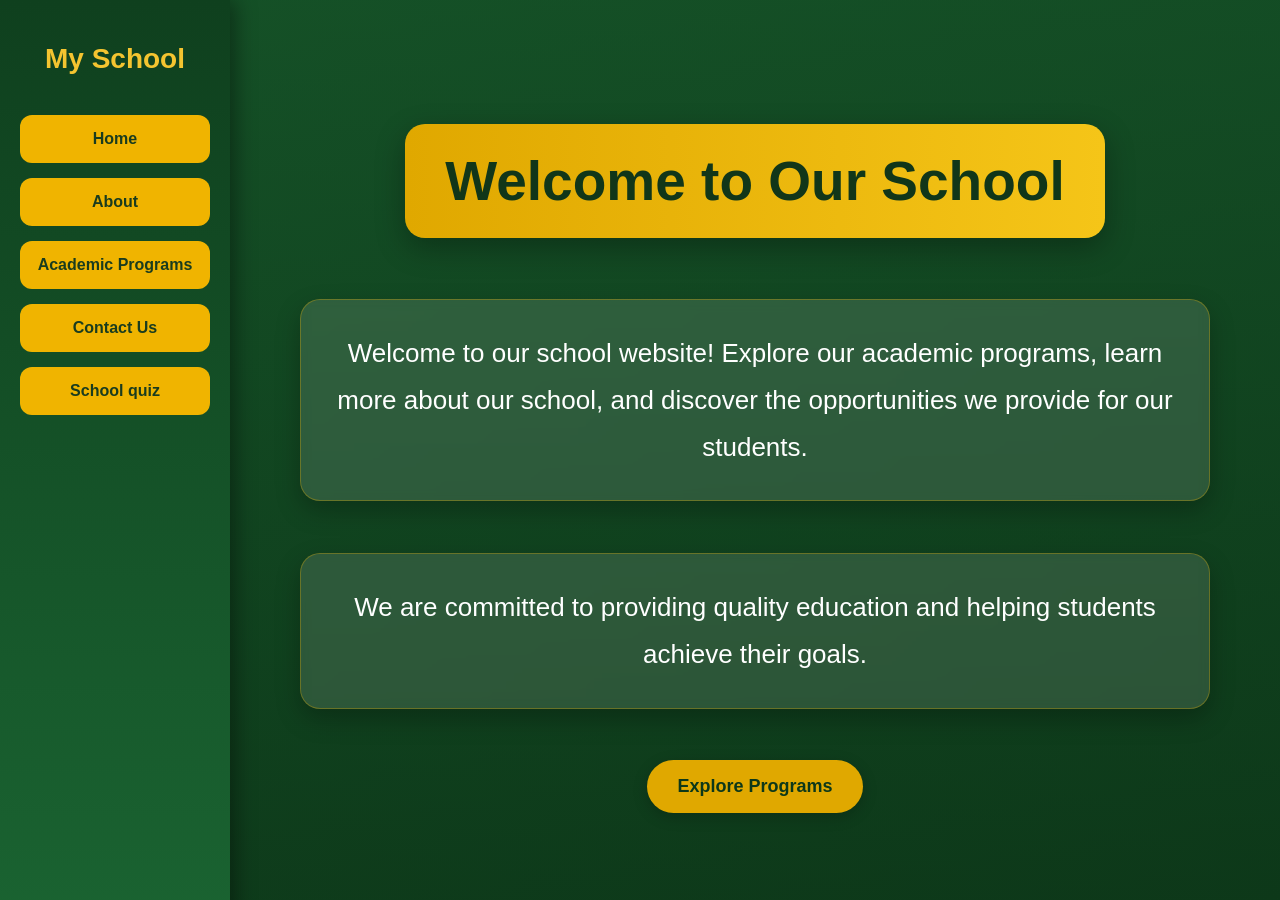
<file: index.html>
<!DOCTYPE html>
<html lang="en">
<head>
    <meta charset="UTF-8">
    <meta name="viewport" content="width=device-width, initial-scale=1.0">
    <title>Home</title>
    <link rel="stylesheet" href="style.css">
</head>
<body>

    <div class="sidebar">
        <h2>My School</h2>
        <a href="index.html">Home</a>
        <a href="about.html">About</a>
        <a href="program.html">Academic Programs</a>
        <a href="contact.html">Contact Us</a>
        <a href="quiz.html">School quiz </a>
    </div>

    <div class="section home-section">
        <h1>Welcome to Our School</h1>

        <p>
            Welcome to our school website! Explore our academic programs,
            learn more about our school, and discover the opportunities
            we provide for our students.
        </p>

        <p>
            We are committed to providing quality education and helping
            students achieve their goals.
        </p>

        <a href="program.html" class="explore-button">Explore Programs</a>
    </div>

</body>
</html>
</file>
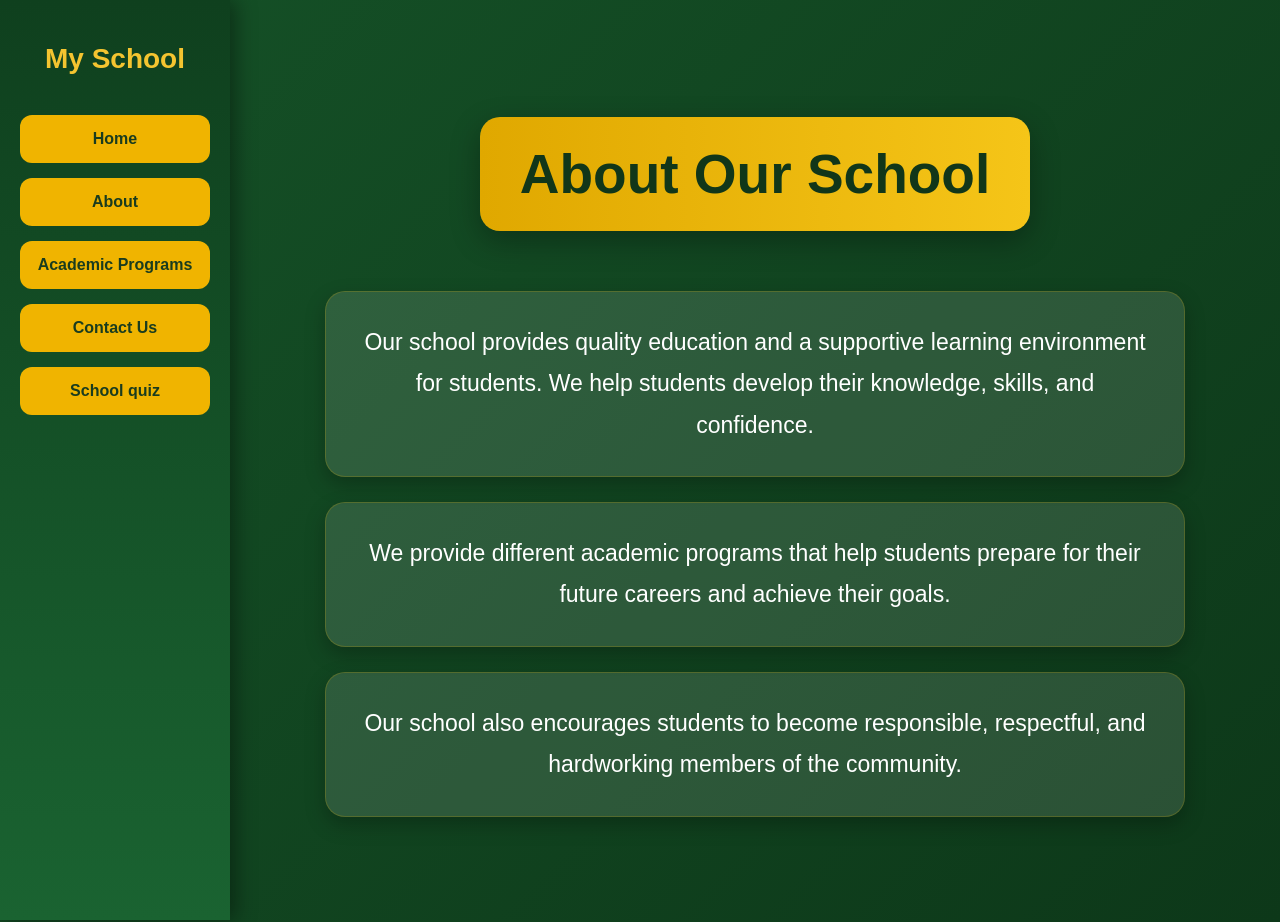
<file: about.html>
<!DOCTYPE html>
<html lang="en">
<head>
    <meta charset="UTF-8">
    <meta name="viewport" content="width=device-width, initial-scale=1.0">
    <title>About Us</title>
    <link rel="stylesheet" href="style.css">
</head>
<body>

    <div class="sidebar">
        <h2>My School</h2>
        <a href="index.html">Home</a>
        <a href="about.html">About</a>
        <a href="program.html">Academic Programs</a>
        <a href="contact.html">Contact Us</a>
        <a href="quiz.html">School quiz </a>
    </div>

    <div class="section about-section">

        <h1>About Our School</h1>

        <div class="about-box">
            <p>
                Our school provides quality education and a supportive
                learning environment for students. We help students
                develop their knowledge, skills, and confidence.
            </p>

            <p>
                We provide different academic programs that help students
                prepare for their future careers and achieve their goals.
            </p>

            <p>
                Our school also encourages students to become responsible,
                respectful, and hardworking members of the community.
            </p>
        </div>

    </div>

</body>
</html>
</file>
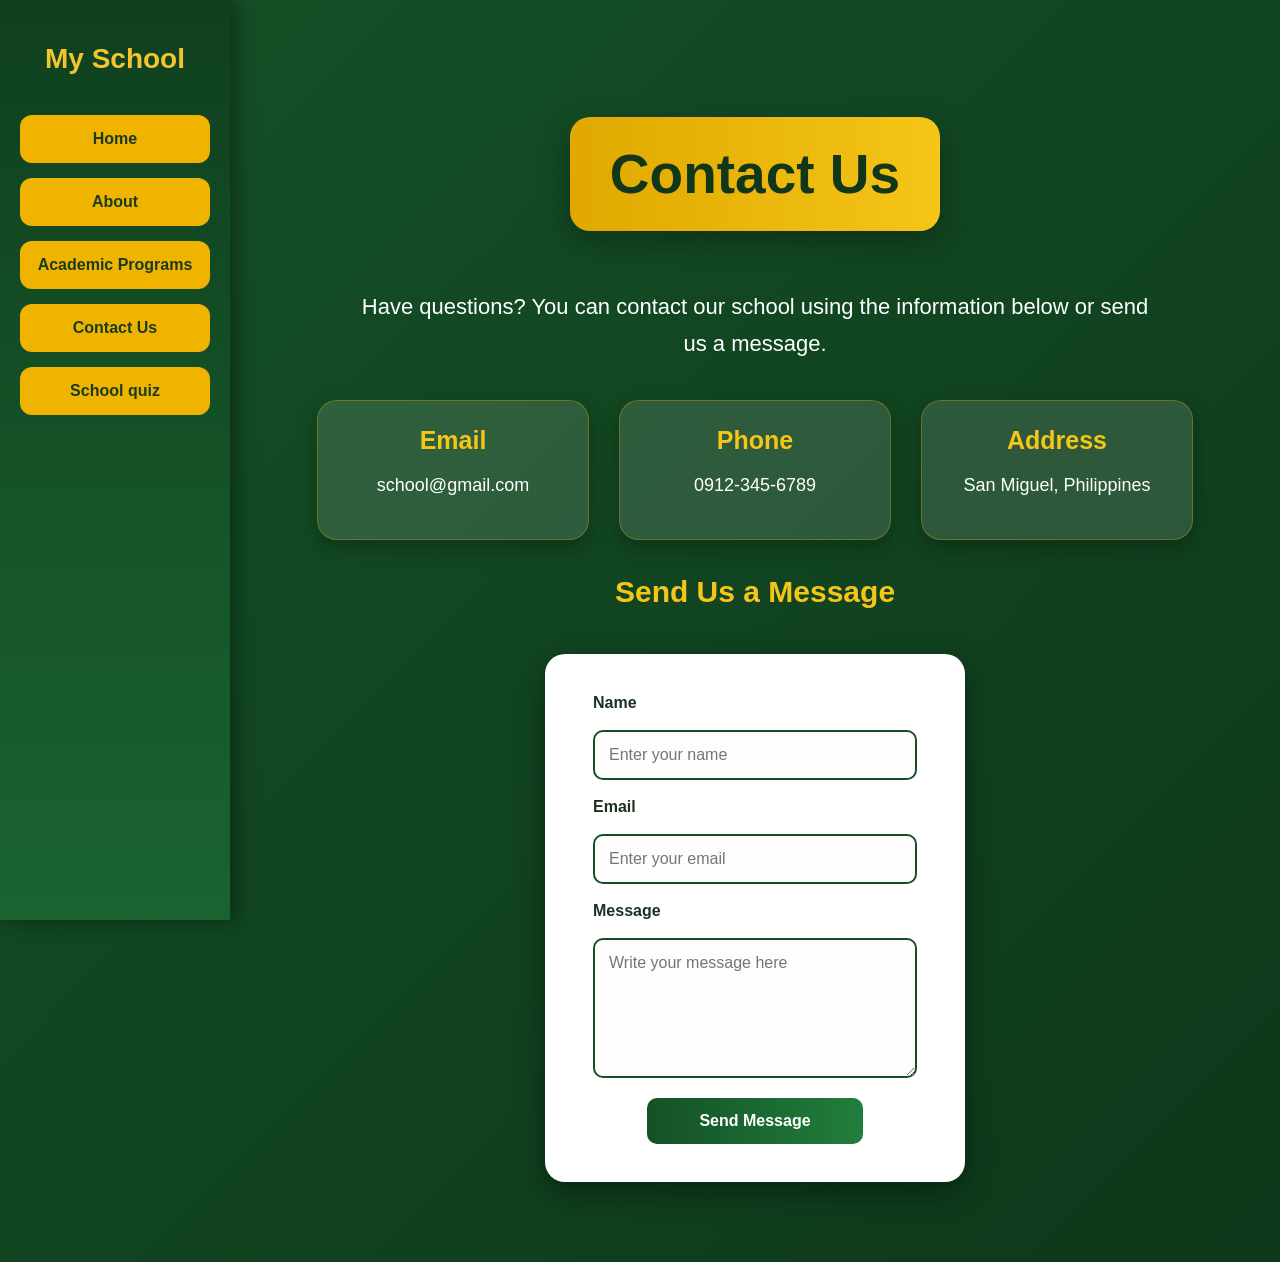
<file: contact.html>
<!DOCTYPE html>
<html lang="en">
<head>
    <meta charset="UTF-8">
    <meta name="viewport" content="width=device-width, initial-scale=1.0">
    <title>Contact Us</title>
    <link rel="stylesheet" href="style.css">
</head>
<body>

    <div class="sidebar">
        <h2>My School</h2>
        <a href="index.html">Home</a>
        <a href="about.html">About</a>
        <a href="program.html">Academic Programs</a>
        <a href="contact.html">Contact Us</a>
        <a href="quiz.html">School quiz </a>
    </div>

    <div class="section contact-section">

        <h1>Contact Us</h1>

        <p class="contact-text">
            Have questions? You can contact our school using the
            information below or send us a message.
        </p>

        <div class="contact-container">

            <div class="contact-card">
                <h2>Email</h2>
                <p>school@gmail.com</p>
            </div>

            <div class="contact-card">
                <h2>Phone</h2>
                <p>0912-345-6789</p>
            </div>

            <div class="contact-card">
                <h2>Address</h2>
                <p>San Miguel, Philippines</p>
            </div>

        </div>

        <h2>Send Us a Message</h2>

        <form>
            <label>Name</label>
            <input type="text" placeholder="Enter your name" required>

            <label>Email</label>
            <input type="email" placeholder="Enter your email" required>

            <label>Message</label>
            <textarea rows="6" placeholder="Write your message here" required></textarea>

            <input type="submit" value="Send Message">
        </form>

    </div>

</body>
</html>
</file>
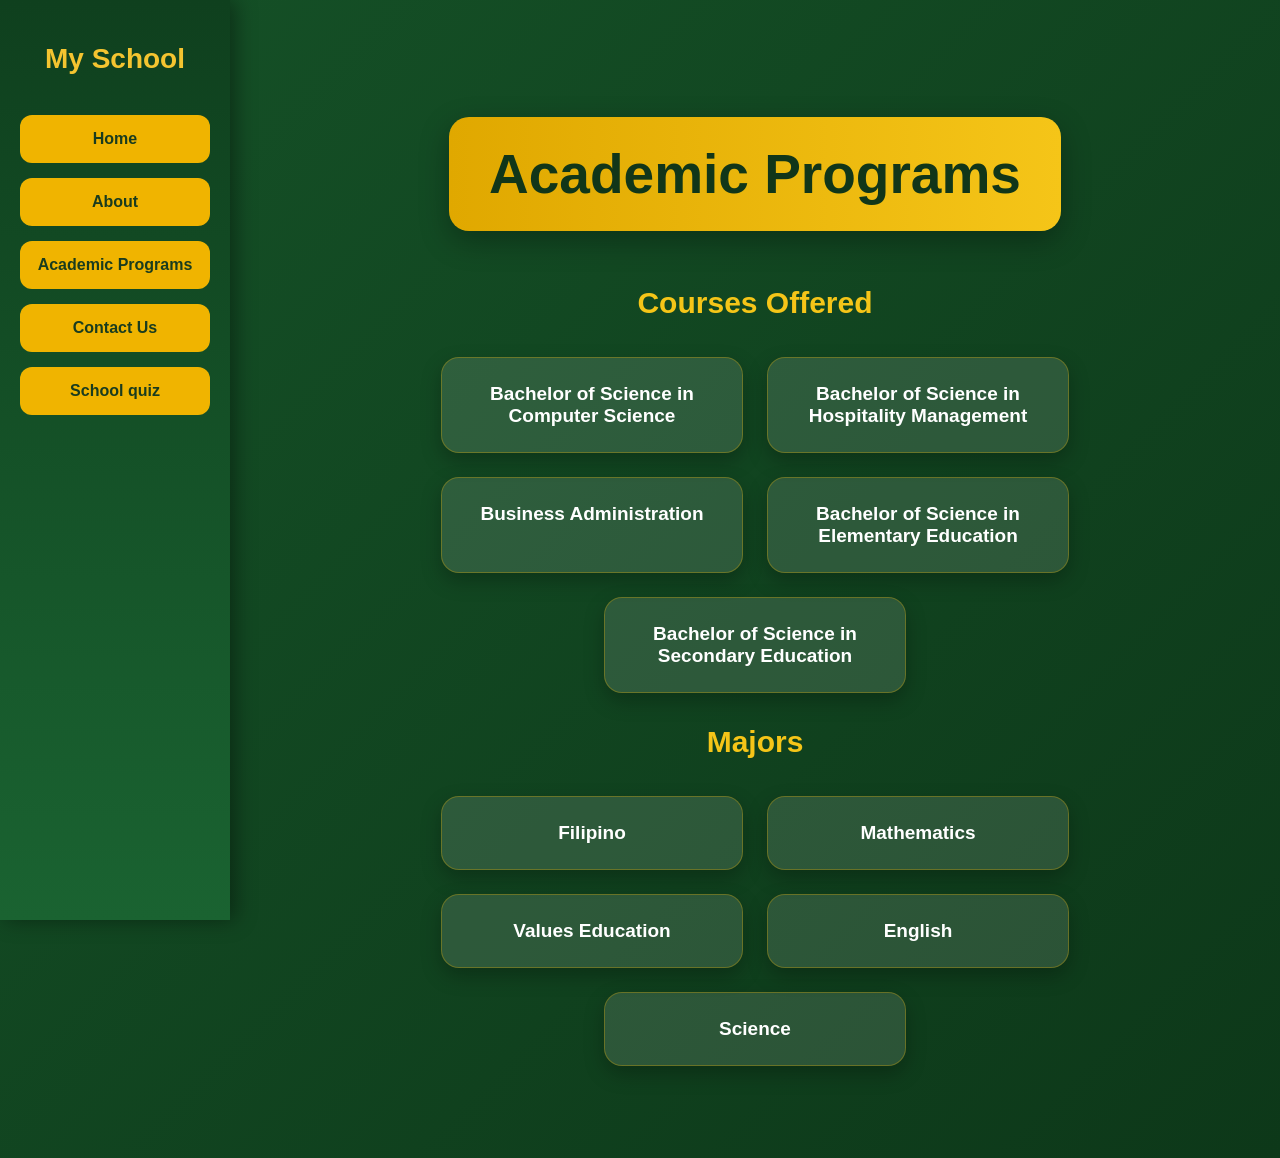
<file: program.html>
<!DOCTYPE html>
<html lang="en">
<head>
    <meta charset="UTF-8">
    <meta name="viewport" content="width=device-width, initial-scale=1.0">
    <title>Academic Programs</title>
    <link rel="stylesheet" href="style.css">
</head>
<body>

    <div class="sidebar">
        <h2>My School</h2>
        <a href="index.html">Home</a>
        <a href="about.html">About</a>
        <a href="program.html">Academic Programs</a>
        <a href="contact.html">Contact Us</a>
        <a href="quiz.html">School quiz </a>
    </div>

    <div class="section program-section">

        <h1>Academic Programs</h1>

        <h2>Courses Offered</h2>
        <div class="program-container">
            <div class="program-card">Bachelor of Science in Computer Science</div>
            <div class="program-card">Bachelor of Science in Hospitality Management</div>
            <div class="program-card">Business Administration</div>
            <div class="program-card">Bachelor of Science in Elementary Education</div>
            <div class="program-card">Bachelor of Science in Secondary Education</div>
        </div>

        <h2>Majors</h2>
        <div class="program-container">
            <div class="program-card">Filipino</div>
            <div class="program-card">Mathematics</div>
            <div class="program-card">Values Education</div>
            <div class="program-card">English</div>
            <div class="program-card">Science</div>
        </div>

    </div>

</body>
</html>
</file>
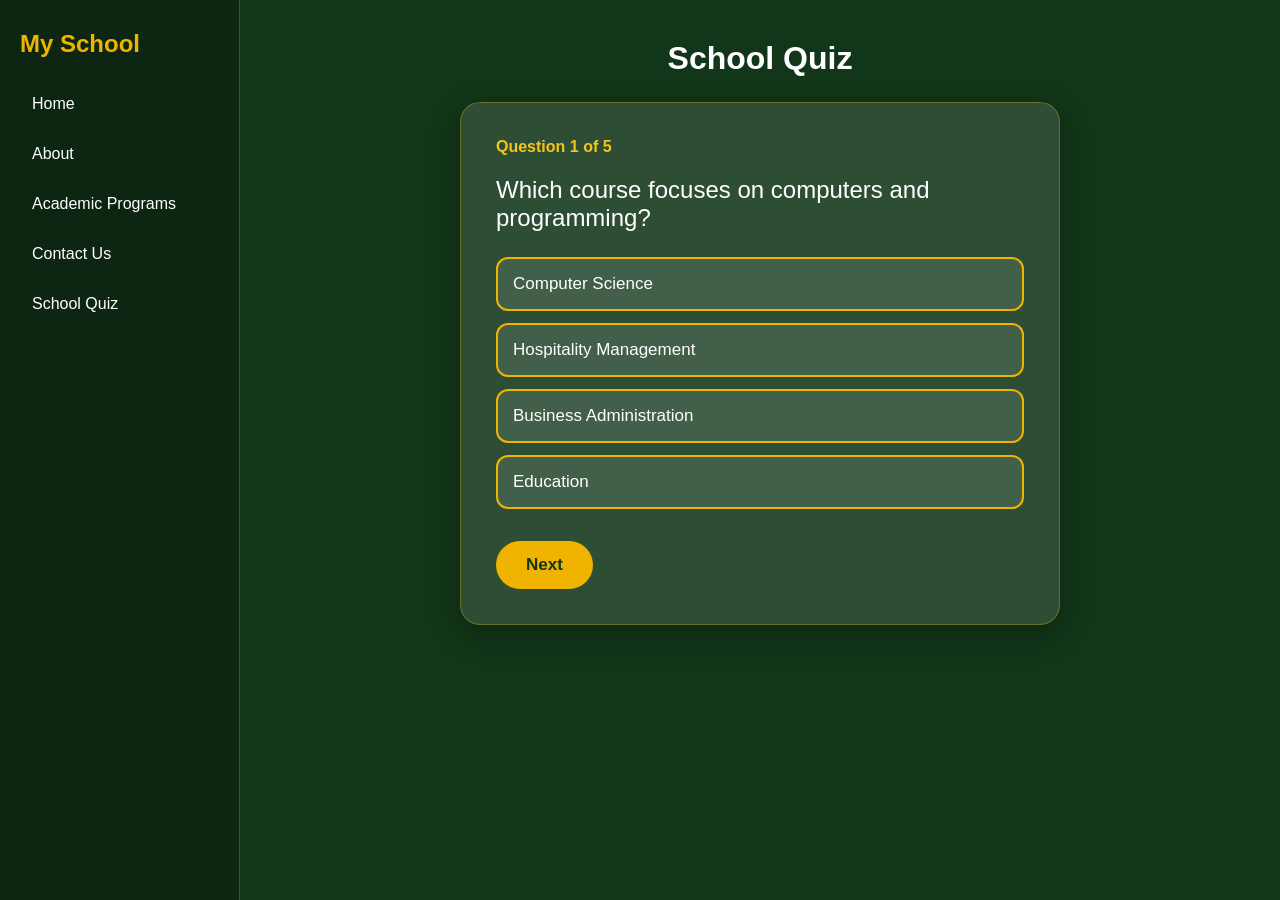
<file: quiz.html>
<!DOCTYPE html>
<html lang="en">
<head>
    <meta charset="UTF-8">
    <meta name="viewport" content="width=device-width, initial-scale=1.0">
    <title>School Quiz</title>

    <style>
        * {
            box-sizing: border-box;
            margin: 0;
            padding: 0;
            font-family: Arial, sans-serif;
        }

        body {
            display: flex;
            min-height: 100vh;
            background: #113619;
            color: #ffffff;
        }

        /* Sidebar Styling */
        .sidebar {
            width: 240px;
            background: rgba(0, 0, 0, 0.3);
            padding: 30px 20px;
            border-right: 1px solid rgba(240, 180, 0, 0.3);
        }

        .sidebar h2 {
            color: #f0b400;
            margin-bottom: 25px;
        }

        .sidebar a {
            display: block;
            color: #ffffff;
            text-decoration: none;
            padding: 12px;
            margin-bottom: 8px;
            border-radius: 8px;
            transition: 0.3s;
        }

        .sidebar a:hover {
            background: rgba(240, 180, 0, 0.2);
            color: #f0b400;
        }

        /* Main Content Layout */
        .section {
            flex: 1;
            padding: 40px;
            display: flex;
            flex-direction: column;
            align-items: center;
        }

        .section h1 {
            margin-bottom: 25px;
        }

        /* Quiz Container */
        .quiz-box {
            width: 600px;
            max-width: 90%;
            padding: 35px;
            background: rgba(255, 255, 255, 0.12);
            border: 1px solid rgba(240, 180, 0, 0.3);
            border-radius: 20px;
            box-shadow: 0 10px 30px rgba(0, 0, 0, 0.3);
        }

        .progress {
            margin-bottom: 20px;
            color: #f5c518;
            font-weight: bold;
        }

        .quiz-question {
            font-size: 24px;
            margin-bottom: 25px;
            color: #ffffff;
        }

        .quiz-option {
            display: block;
            width: 100%;
            padding: 15px;
            margin: 12px 0;
            border: 2px solid #f0b400;
            border-radius: 12px;
            background: rgba(255, 255, 255, 0.1);
            color: white;
            font-size: 17px;
            cursor: pointer;
            transition: 0.3s;
            text-align: left;
        }

        .quiz-option:hover {
            background: #f0b400;
            color: #113619;
            transform: translateY(-3px);
        }

        .quiz-option.selected {
            background: #f0b400;
            color: #113619;
            font-weight: bold;
        }

        .quiz-button {
            margin-top: 20px;
            padding: 14px 30px;
            border: none;
            border-radius: 25px;
            background: #f0b400;
            color: #113619;
            font-size: 17px;
            font-weight: bold;
            cursor: pointer;
            transition: 0.3s;
        }

        .quiz-button:hover {
            background: white;
            transform: translateY(-3px);
        }

        #result {
            display: none;
            font-size: 28px;
            color: #f5c518;
            margin-top: 20px;
            text-align: center;
        }
    </style>
</head>

<body>

    <div class="sidebar">
        <h2>My School</h2>
        <a href="index.html">Home</a>
        <a href="about.html">About</a>
        <a href="program.html">Academic Programs</a>
        <a href="contact.html">Contact Us</a>
        <a href="quiz.html">School Quiz</a>
    </div>

    <div class="section">
        <h1>School Quiz</h1>

        <div class="quiz-box">
            <div class="progress" id="progress">Question 1 of 5</div>
            <div class="quiz-question" id="question">Question goes here</div>
            <div id="options"></div>

            <button class="quiz-button" id="next-btn" onclick="nextQuestion()">Next</button>
            <div id="result"></div>
        </div>
    </div>

    <script>
        const questions = [
            {
                question: "Which course focuses on computers and programming?",
                options: ["Computer Science", "Hospitality Management", "Business Administration", "Education"],
                answer: "Computer Science"
            },
            {
                question: "Which subject mainly deals with numbers and calculations?",
                options: ["English", "Mathematics", "Filipino", "Values Education"],
                answer: "Mathematics"
            },
            {
                question: "Which program is related to hotels and tourism?",
                options: ["Computer Science", "Elementary Education", "Hospitality Management", "Secondary Education"],
                answer: "Hospitality Management"
            },
            {
                question: "Which of these is a language subject?",
                options: ["Science", "Mathematics", "English", "Business Administration"],
                answer: "English"
            },
            {
                question: "What is one goal of education?",
                options: ["To stop learning", "To develop knowledge and skills", "To avoid challenges", "To prevent students from asking questions"],
                answer: "To develop knowledge and skills"
            }
        ];

        let currentQuestion = 0;
        let score = 0;
        let selectedAnswer = "";

        function showQuestion() {
            const question = questions[currentQuestion];

            document.getElementById("progress").textContent =
                "Question " + (currentQuestion + 1) + " of " + questions.length;

            document.getElementById("question").textContent = question.question;

            const optionsContainer = document.getElementById("options");
            optionsContainer.innerHTML = "";
            selectedAnswer = "";

            question.options.forEach(function(option) {
                const button = document.createElement("button");
                button.textContent = option;
                button.classList.add("quiz-option");

                button.onclick = function() {
                    selectedAnswer = option;
                    document.querySelectorAll(".quiz-option").forEach(function(btn) {
                        btn.classList.remove("selected");
                    });
                    button.classList.add("selected");
                };

                optionsContainer.appendChild(button);
            });
        }

        function nextQuestion() {
            if (selectedAnswer === "") {
                alert("Please choose an answer first.");
                return;
            }

            if (selectedAnswer === questions[currentQuestion].answer) {
                score++;
            }

            currentQuestion++;

            if (currentQuestion < questions.length) {
                showQuestion();
            } else {
                document.getElementById("question").style.display = "none";
                document.getElementById("options").style.display = "none";
                document.getElementById("next-btn").style.display = "none";
                document.getElementById("progress").style.display = "none";

                const result = document.getElementById("result");
                result.style.display = "block";
                result.innerHTML = "Your Score: " + score + " / " + questions.length;
            }
        }

        showQuestion();
    </script>

</body>
</html>
</file>
<file: style.css>
html {
  scroll-behavior: smooth;
}

body {
  margin: 0;
  font-family: Arial, sans-serif;
  background: linear-gradient(135deg, #155127, #0d3819);
  color: #ffffff;
}

.sidebar {
  width: 230px;
  height: 100vh;
  position: fixed;
  left: 0;
  top: 0;
  background: linear-gradient(180deg, #0f401e, #1a6331);
  padding-top: 20px;
  box-shadow: 5px 0 20px rgba(0, 0, 0, 0.4);
  z-index: 1000;
}

.sidebar h2 {
  text-align: center;
  font-size: 28px;
  margin-bottom: 40px;
  color: #f4c430;
}

.sidebar a {
  display: block;
  margin: 15px 20px;
  padding: 15px;
  color: #1a3c1e;
  background: #f0b400;
  text-decoration: none;
  text-align: center;
  border-radius: 12px;
  font-weight: bold;
  transition: 0.3s;
}

.sidebar a:hover {
  background: #ffffff;
  color: #155127;
  transform: translateX(10px);
  box-shadow: 0 8px 15px rgba(0, 0, 0, 0.3);
}

.section {
  min-height: 100vh;
  margin-left: 230px;
  padding: 80px 70px;
  box-sizing: border-box;
  display: flex;
  flex-direction: column;
  justify-content: center;
  align-items: center;
  text-align: center;
  scroll-margin-top: 20px;
}

.home-section {
  background: linear-gradient(
    rgba(21, 81, 39, 0.7),
    rgba(13, 56, 25, 0.7)
  );
}

.section h1 {
  font-size: 55px;
  margin-bottom: 35px;
  padding: 25px 40px;
  background: linear-gradient(90deg, #e0a800, #f5c518);
  color: #113619;
  border-radius: 20px;
  box-shadow: 0 10px 30px rgba(0, 0, 0, 0.3);
  animation: slideDown 1s ease;
}

.home-section p {
  max-width: 900px;
  font-size: 26px;
  line-height: 1.8;
  background: rgba(255, 255, 255, 0.12);
  backdrop-filter: blur(5px);
  padding: 30px;
  border-radius: 20px;
  border: 1px solid rgba(240, 180, 0, 0.3);
  box-shadow: 0 10px 25px rgba(0, 0, 0, 0.25);
  animation: slideUp 1.2s ease;
}

.explore-button {
  margin-top: 25px;
  padding: 16px 30px;
  background: #e0a800;
  color: #0d3819;
  text-decoration: none;
  font-size: 18px;
  font-weight: bold;
  border-radius: 30px;
  transition: 0.3s;
  box-shadow: 0 4px 15px rgba(0, 0, 0, 0.2);
}

.explore-button:hover {
  background: #ffffff;
  color: #155127;
  transform: translateY(-7px);
  box-shadow: 0 10px 20px rgba(0, 0, 0, 0.3);
}

.about-box {
  max-width: 950px;
}

.about-box p {
  font-size: 23px;
  line-height: 1.8;
  margin: 25px;
  padding: 30px;
  background: rgba(255, 255, 255, 0.12);
  border-radius: 20px;
  border: 1px solid rgba(240, 180, 0, 0.2);
  box-shadow: 0 8px 20px rgba(0, 0, 0, 0.25);
  transition: 0.3s;
}

.about-box p:hover {
  transform: translateY(-8px);
  background: rgba(255, 255, 255, 0.2);
  border-color: #f0b400;
}

.section h2 {
  font-size: 30px;
  margin-top: 20px;
  color: #f5c518;
}

.program-container {
  display: flex;
  justify-content: center;
  flex-wrap: wrap;
  max-width: 1000px;
}

.program-card {
  width: 250px;
  margin: 12px;
  padding: 25px;
  background: rgba(255, 255, 255, 0.12);
  border: 1px solid rgba(240, 180, 0, 0.3);
  border-radius: 18px;
  font-size: 19px;
  font-weight: bold;
  box-shadow: 0 8px 20px rgba(0, 0, 0, 0.25);
  transition: 0.3s;
}

.program-card:hover {
  transform: translateY(-10px) scale(1.03);
  background: rgba(240, 180, 0, 0.25);
  border-color: #f0b400;
}

.contact-text {
  font-size: 22px;
  max-width: 800px;
  line-height: 1.7;
}

.contact-container {
  display: flex;
  justify-content: center;
  flex-wrap: wrap;
}

.contact-card {
  width: 220px;
  margin: 15px;
  padding: 25px;
  background: rgba(255, 255, 255, 0.12);
  border: 1px solid rgba(240, 180, 0, 0.3);
  border-radius: 20px;
  box-shadow: 0 8px 20px rgba(0, 0, 0, 0.25);
  transition: 0.3s;
}

.contact-card:hover {
  transform: translateY(-10px);
  background: rgba(240, 180, 0, 0.25);
  border-color: #f0b400;
}

.contact-card h2 {
  margin-top: 0;
  font-size: 25px;
  color: #f5c518;
}

.contact-card p {
  font-size: 18px;
}

form {
  width: 420px;
  max-width: 90%;
  padding: 30px;
  margin-top: 20px;
  background: #ffffff;
  color: #1d3322;
  border-radius: 20px;
  box-shadow: 0 10px 30px rgba(0, 0, 0, 0.4);
  box-sizing: border-box;
}

form label {
  display: block;
  text-align: left;
  margin: 10px 5%;
  font-weight: bold;
}

input,
textarea {
  box-sizing: border-box;
  width: 90%;
  padding: 14px;
  margin: 8px;
  border: 2px solid #155127;
  border-radius: 10px;
  font-family: Arial, sans-serif;
  font-size: 16px;
  background-color: #fdfdfd;
}

input:focus,
textarea:focus {
  outline: none;
  border-color: #e0a800;
  box-shadow: 0 0 8px rgba(224, 168, 0, 0.6);
}

input[type="submit"] {
  width: 60%;
  background: linear-gradient(90deg, #155127, #217e3d);
  color: #ffffff;
  border: none;
  font-weight: bold;
  cursor: pointer;
  transition: 0.3s;
}

input[type="submit"]:hover {
  background: linear-gradient(90deg, #e0a800, #f5c518);
  color: #113619;
  transform: translateY(-5px);
  box-shadow: 0 8px 15px rgba(0, 0, 0, 0.3);
}

@keyframes slideDown {
  from {
    opacity: 0;
    transform: translateY(-80px);
  }
  to {
    opacity: 1;
    transform: translateY(0);
  }
}

@keyframes slideUp {
  from {
    opacity: 0;
    transform: translateY(80px);
  }
  to {
    opacity: 1;
    transform: translateY(0);
  }
}
</file>
